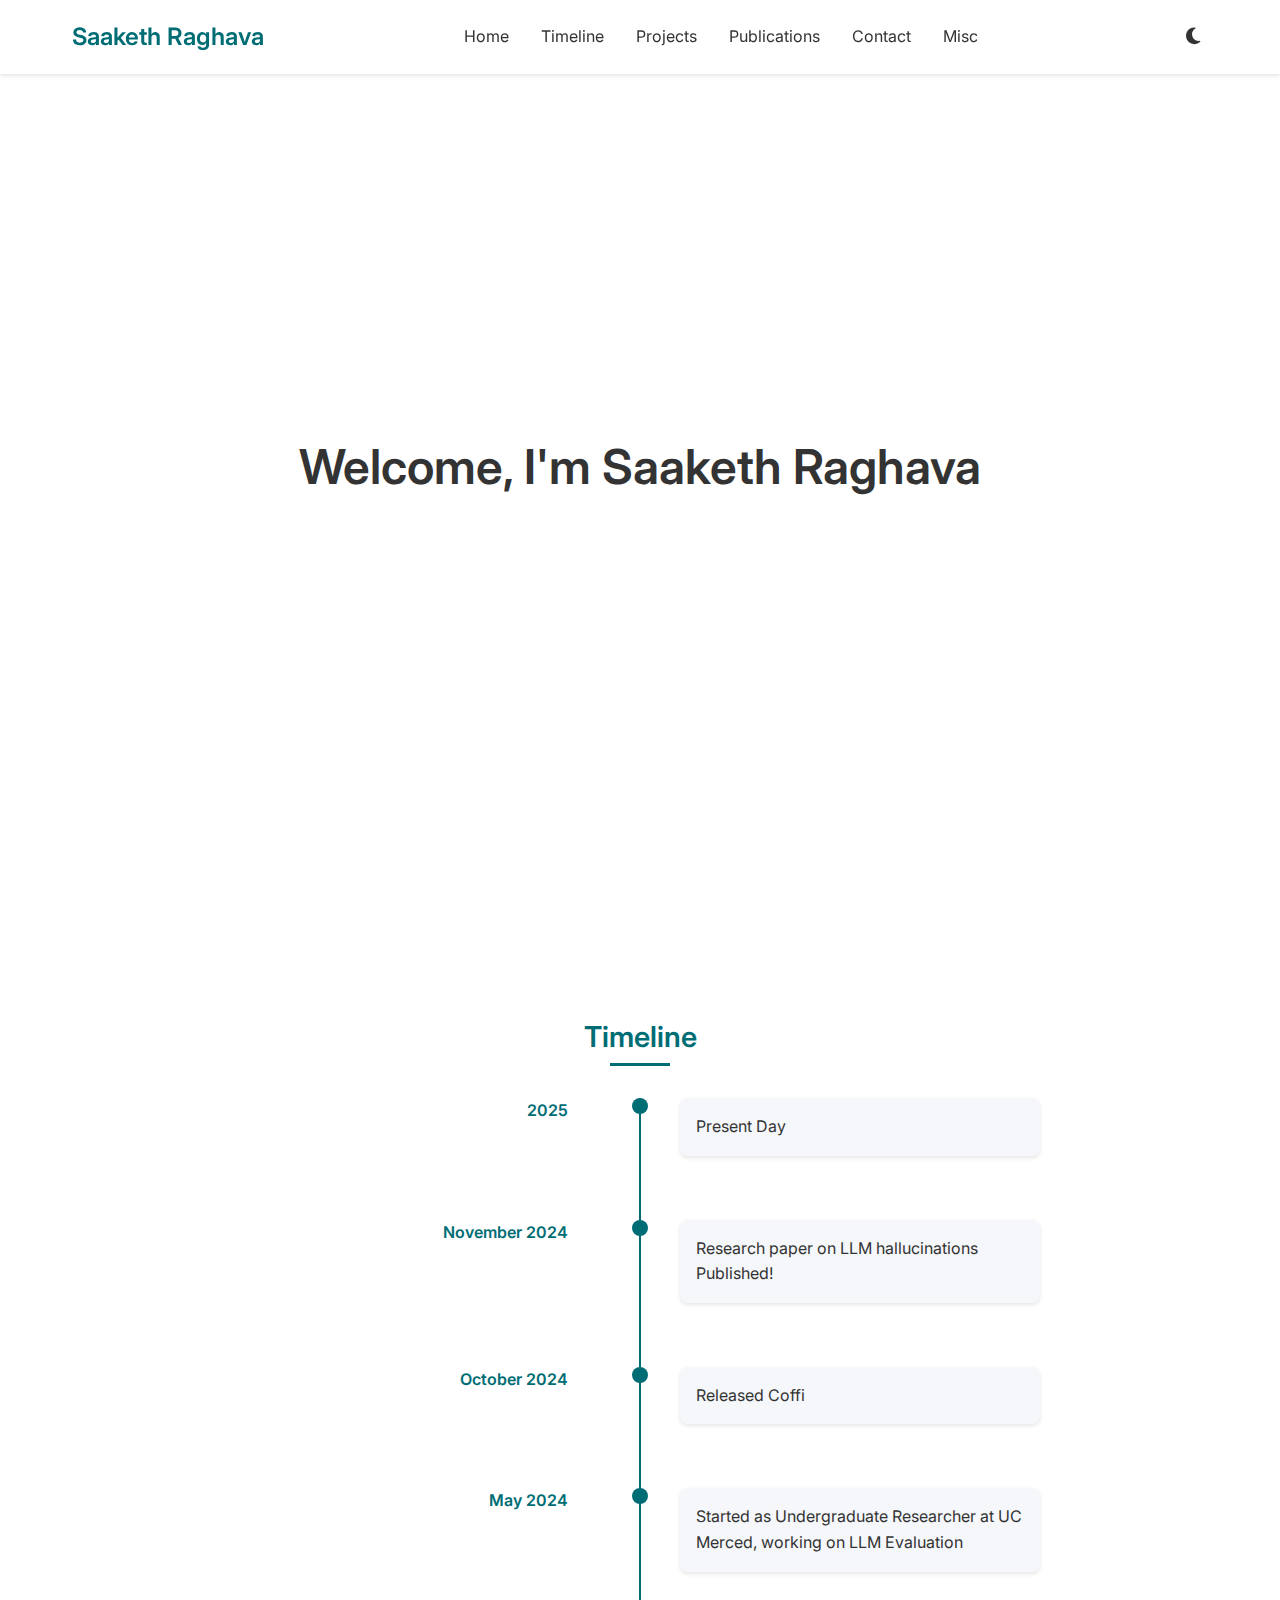
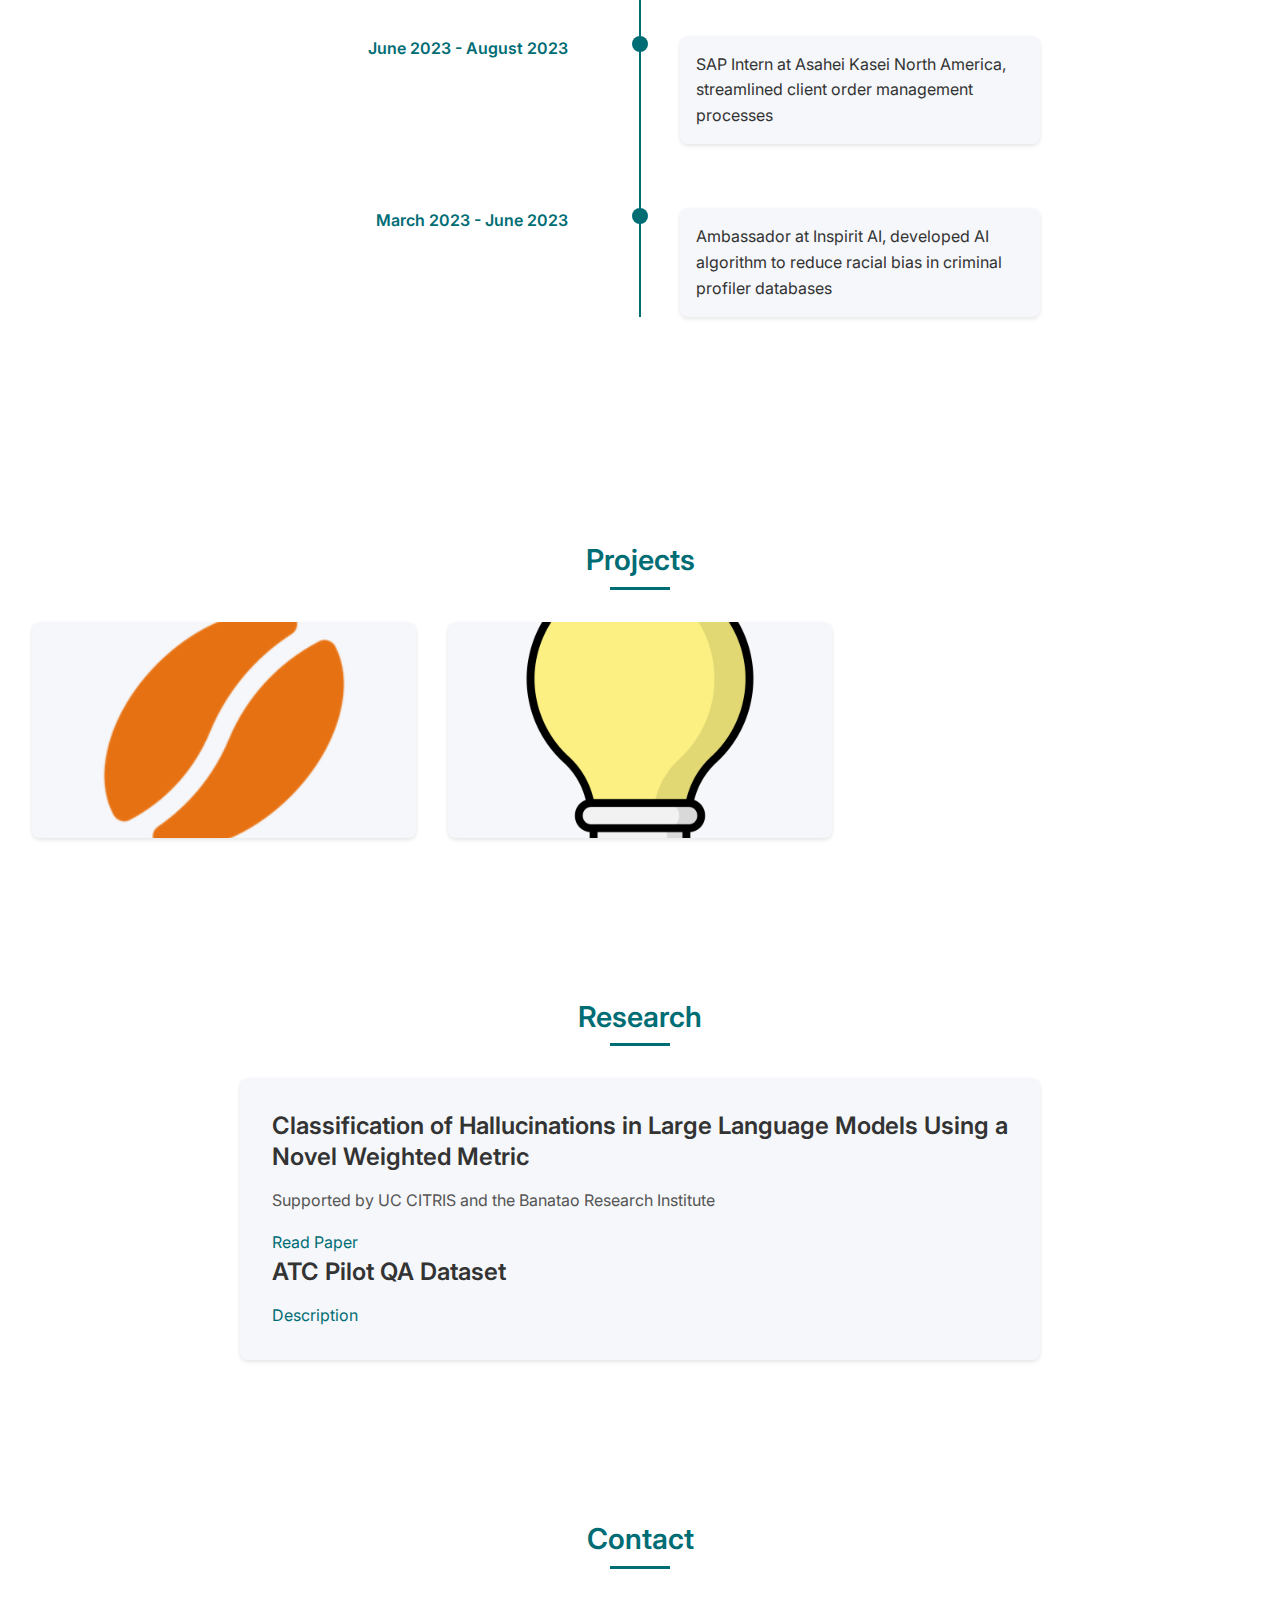
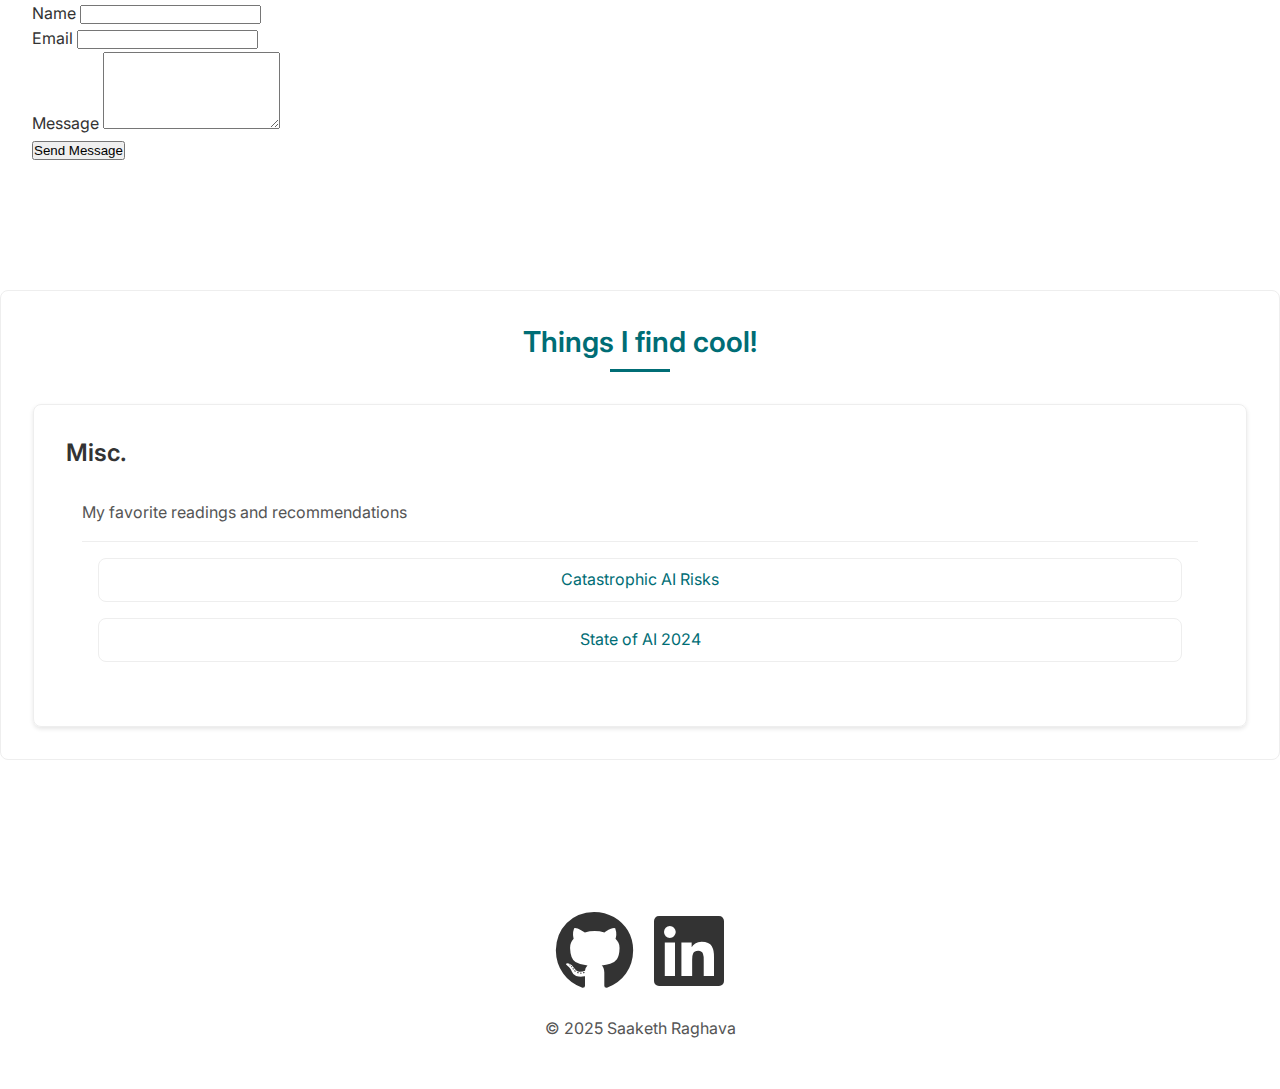
<file: index.html>
<!DOCTYPE html>
<html lang="en">
  <head>
    <meta charset="UTF-8" />
    <meta name="viewport" content="width=device-width, initial-scale=1.0" />
    <title>Saaketh Raghava</title>
    <link
      href="https://fonts.googleapis.com/css2?family=Inter:wght@400;500;600&display=swap"
      rel="stylesheet"
    />
    <link
      rel="stylesheet"
      href="https://cdnjs.cloudflare.com/ajax/libs/font-awesome/6.5.1/css/all.min.css"
    />
    <link rel="stylesheet" href="styles.css" />
  </head>
  <body>
    <header>
      <nav>
        <a href="#home" class="logo">Saaketh Raghava</a>
        <div class="nav-links">
          <a href="#home">Home</a>
          <a href="#timeline">Timeline</a>
          <a href="#projects">Projects</a>
          <a href="#publications">Publications</a>
          <a href="#contact">Contact</a>
          <a href="#misc">Misc</a>
        </div>
        <button id="dark-mode-toggle" aria-label="Toggle Dark Mode">
          <i class="fas fa-moon"></i>
        </button>
      </nav>
    </header>

    <main>
      <section id="home" class="intro">
        <div class="intro-content">
          <h1>Welcome, I'm Saaketh Raghava</h1>
          <p>
            A passionate programmer and researcher interested in Mechanistic
            Interpretability, LLM Evaluation, and creative technologies.
          </p>
        </div>
      </section>

      <section id="timeline">
        <h2>Timeline</h2>
        <div class="timeline">
          <div class="timeline-item">
            <div class="date">2025</div>
            <div class="content">Present Day</div>
          </div>
          <div class="timeline-item">
            <div class="date">November 2024</div>
            <div class="content">
              Research paper on LLM hallucinations Published!
            </div>
          </div>
          <div class="timeline-item">
            <div class="date">October 2024</div>
            <div class="content">Released Coffi</div>
          </div>
          <div class="timeline-item">
            <div class="date">May 2024</div>
            <div class="content">
              Started as Undergraduate Researcher at UC Merced, working on LLM
              Evaluation
            </div>
          </div>
          <div class="timeline-item">
            <div class="date">June 2023 - August 2023</div>
            <div class="content">
              SAP Intern at Asahei Kasei North America, streamlined client order
              management processes
            </div>
          </div>
          <div class="timeline-item">
            <div class="date">March 2023 - June 2023</div>
            <div class="content">
              Ambassador at Inspirit AI, developed AI algorithm to reduce racial
              bias in criminal profiler databases
            </div>
          </div>
        </div>
      </section>

      <section id="projects">
        <h2>Projects</h2>
        <div class="projects-grid">
          <div class="project-card">
            <div class="project-image">
              <img
                src="images/projects/Coffi.png"
                alt="Screenshot of Coffi application"
              />
              <div class="overlay">
                <h3>Coffi</h3>
                <p></p>
                <a
                  href="projects/coffi.html"
                  class="read-more"
                  target="_blank"
                  rel="noopener"
                  >California Bills summarization application</a
                >
              </div>
            </div>
          </div>
          <div class="project-card">
            <div class="project-image">
              <img
                src="images/projects/Lumina.png"
                alt="Visualization of Lumina"
              />
              <div class="overlay">
                <h3>Lumina</h3>
                <a
                  href="projects/lumina.html"
                  class="read-more"
                  target="_blank"
                  rel="noopener"
                  >Mini LLM Implementation in C++</a
                >
              </div>
            </div>
          </div>
        </div>
      </section>

      <section id="publications">
        <h2>Research</h2>
        <div class="publication-card">
          <h3>
            Classification of Hallucinations in Large Language Models Using a
            Novel Weighted Metric
          </h3>
          <p>Supported by UC CITRIS and the Banatao Research Institute</p>
          <a
            href="https://escholarship.org/uc/item/4w0620r1"
            class="read-more"
            target="_blank"
            rel="noopener"
            >Read Paper</a
          >
          <h3>
            ATC Pilot QA Dataset
          </h3>
          <a href="projects/1stpub.html" class="read-more" target="_blank" rel="noopener">Description</a>

        </div>
      </section>

      <section id="contact">
        <h2>Contact</h2>
        <form id="contact-form">
          <div class="form-group">
            <label for="name">Name</label>
            <input type="text" id="name" name="name" required />
          </div>
          <div class="form-group">
            <label for="email">Email</label>
            <input type="email" id="email" name="email" required />
          </div>
          <div class="form-group">
            <label for="message">Message</label>
            <textarea id="message" name="message" rows="5" required></textarea>
          </div>
          <button type="submit">Send Message</button>
        </form>
      </section>

      <section id="misc" class="misc-section">
        <h2>Things I find cool!</h2>
        <div class="interests-grid">
          <div class="interest-card">
            <h3>Misc.</h3>
            <div class="content">
              <p>My favorite readings and recommendations</p>
              <div class="recommendations">
                <a
                  href="https://arxiv.org/pdf/2306.12001"
                  class="read"
                  target="_blank"
                  rel="noopener"
                  >Catastrophic AI Risks</a
                >
                <a
                  href="https://www.stateof.ai/2024-report-launch"
                  class="read"
                  target="_blank"
                  rel="noopener"
                  >State of AI 2024</a
                >
              </div>
            </div>
          </div>
        </div>
      </section>
    </main>
  </body>
  <footer>
        <div class="social-icons">
            <a href="https://github.com/saaketh13" target="_blank" rel="noopener" aria-label="GitHub">
                <i class="fab fa-github"></i>
            </a>
            <a href="https://www.linkedin.com/in/saaketh-raghava" target="_blank" rel="noopener" aria-label="LinkedIn">
                <i class="fab fa-linkedin"></i>
            </a>
        </div>
        <p>&copy; 2025 Saaketh Raghava</p>
    </footer>

    <script src="script.js" defer></script>
</body>
</html>
</file>
<file: styles.css>
/* Global Variables
–––––––––––––––––––––––––––––––––––––––––––––––––– */
:root {
  --primary-color: #006d75;
  --primary-light: #4c9da3;
  --primary-dark: #00494e;
  --secondary-color: #00a3a3;
  --accent-color: #f8a100;
  --background-color: #ffffff;
  --surface-color: #f5f7fa;
  --text-color: #333333;
  --text-secondary: #555555;
  --border-color: #eee;
  --spacing-xs: 0.5rem;
  --spacing-sm: 1rem;
  --spacing-md: 2rem;
  --spacing-lg: 4rem;
  --spacing-xl: 6rem;
  --border-radius: 8px;
  --transition-speed: 0.3s;
  --box-shadow: 0 2px 4px rgba(0, 0, 0, 0.1);
  --box-shadow-hover: 0 4px 8px rgba(0, 0, 0, 0.15);
}

/* Dark Mode Variables */
[data-theme="dark"] {
  --primary-color: #66e2d7;
  --primary-light: #8ff0e7;
  --primary-dark: #4dc4bc;
  --secondary-color: #4dc4bc;
  --accent-color: #ffc04d;
  --background-color: #121212;
  --surface-color: #1e1e1e;
  --text-color: #e0e0e0;
  --text-secondary: #b0b0b0;
  --border-color: #404040;
  --box-shadow: 0 2px 4px rgba(0, 0, 0, 0.2);
  --box-shadow-hover: 0 4px 8px rgba(0, 0, 0, 0.3);
}

/* Base Styles
–––––––––––––––––––––––––––––––––––––––––––––––––– */
* {
  margin: 0;
  padding: 0;
  box-sizing: border-box;
}

body {
  font-family: "Inter", sans-serif;
  line-height: 1.6;
  color: var(--text-color);
  background: var(--background-color);
  transition: background-color var(--transition-speed) ease,
    color var(--transition-speed) ease;
}

.container {
  max-width: 1200px;
  margin: 0 auto;
  padding: 0 var(--spacing-md);
}

/* Typography
–––––––––––––––––––––––––––––––––––––––––––––––––– */
h1,
h2,
h3,
h4,
h5,
h6 {
  margin-bottom: var(--spacing-sm);
  font-weight: 600;
  line-height: 1.3;
  color: var(--text-color);
}

h1 {
  font-size: 2.5rem;
}
h2 {
  font-size: 2rem;
}
h3 {
  font-size: 1.5rem;
}
h4 {
  font-size: 1.25rem;
}

p {
  margin-bottom: var(--spacing-sm);
  color: var(--text-secondary);
}

a {
  color: var(--primary-color);
  text-decoration: none;
  transition: color var(--transition-speed) ease;
}

a:hover,
a:focus {
  color: var(--primary-light);
}

/* Focus styles for accessibility */
a:focus,
button:focus,
input:focus,
textarea:focus {
  outline: 2px solid var(--primary-color);
  outline-offset: 2px;
}

/* Layout & Sections
–––––––––––––––––––––––––––––––––––––––––––––––––– */
section {
  margin: var(--spacing-xl) 0;
  padding: var(--spacing-md);
  animation: fadeIn 0.8s ease-out forwards;
}

section h2 {
  text-align: center;
  font-size: 1.8rem;
  font-weight: 600;
  margin-bottom: var(--spacing-md);
  color: var(--primary-color);
  position: relative;
}

section h2::after {
  content: "";
  display: block;
  width: 60px;
  height: 3px;
  background-color: var(--primary-color);
  margin: var(--spacing-xs) auto 0;
}

/* Header & Navigation
–––––––––––––––––––––––––––––––––––––––––––––––––– */
header {
  background-color: var(--background-color);
  box-shadow: var(--box-shadow);
  position: sticky;
  top: 0;
  z-index: 1000;
  transition: background-color var(--transition-speed) ease;
}

nav {
  display: flex;
  justify-content: space-between;
  align-items: center;
  padding: var(--spacing-sm) var(--spacing-md);
  max-width: 1200px;
  margin: 0 auto;
}

.logo {
  font-size: 1.5rem;
  font-weight: 600;
  color: var(--primary-color);
  z-index: 1001;
  position: relative;
}

.logo::after {
  content: "";
  position: absolute;
  bottom: -2px;
  left: 0;
  width: 0;
  height: 2px;
  background-color: var(--primary-color);
  transition: width var(--transition-speed) ease;
}

.logo:hover::after {
  width: 100%;
}

.nav-links {
  display: flex;
  gap: var(--spacing-md);
}

.nav-links a {
  font-size: 1rem;
  color: var(--text-color);
  position: relative;
  padding: var(--spacing-xs) 0;
}

.nav-links a::after {
  content: "";
  position: absolute;
  bottom: 0;
  left: 0;
  width: 0;
  height: 2px;
  background-color: var(--primary-color);
  transition: width var(--transition-speed) ease;
}

.nav-links a:hover::after,
.nav-links a:focus::after {
  width: 100%;
}

/* Dark Mode & Mobile Menu Controls
–––––––––––––––––––––––––––––––––––––––––––––––––– */
#dark-mode-toggle,
#mobile-menu-toggle {
  background: none;
  border: none;
  cursor: pointer;
  font-size: 1.2rem;
  color: var(--text-color);
  transition: color var(--transition-speed) ease;
  padding: var(--spacing-xs);
}

#dark-mode-toggle:hover,
#mobile-menu-toggle:hover {
  color: var(--primary-color);
}

#mobile-menu-toggle {
  display: none;
  flex-direction: column;
  justify-content: space-around;
  width: 30px;
  height: 25px;
  background: transparent;
  border: none;
  cursor: pointer;
  padding: 0;
  z-index: 1001;
}

.bar {
  width: 30px;
  height: 3px;
  background-color: var(--text-color);
  transition: all var(--transition-speed) ease;
}

/* Intro Section
–––––––––––––––––––––––––––––––––––––––––––––––––– */
.intro {
  text-align: center;
  padding: var(--spacing-xl) 0;
  min-height: 80vh;
  display: flex;
  flex-direction: column;
  justify-content: center;
}

.intro h1 {
  font-size: 3rem;
  margin-bottom: var(--spacing-md);
  animation: fadeInUp 0.8s forwards;
}

@keyframes fadeInUp {
  from {
    opacity: 0;
    transform: translateY(20px);
  }
  to {
    opacity: 1;
    transform: translateY(0);
  }
}

.intro p {
  font-size: 1.2rem;
  max-width: 600px;
  margin: 0 auto var(--spacing-md);
  animation: fadeInUp 1s 0.2s forwards;
  opacity: 0;
  color: var(--text-secondary);
}

.cta-buttons {
  margin-top: var(--spacing-md);
  display: flex;
  justify-content: center;
  gap: var(--spacing-md);
  animation: fadeInUp 1.2s 0.4s forwards;
  opacity: 0;
}

.cta-primary,
.cta-secondary {
  padding: var(--spacing-xs) var(--spacing-md);
  border-radius: var(--border-radius);
  font-weight: 500;
  transition: all var(--transition-speed) ease;
}

.cta-primary {
  background-color: var(--primary-color);
  color: white;
}

.cta-primary:hover {
  background-color: var(--primary-dark);
  transform: translateY(-2px);
}

.cta-secondary {
  border: 2px solid var(--primary-color);
  color: var(--primary-color);
}

.cta-secondary:hover {
  background-color: var(--primary-color);
  color: white;
  transform: translateY(-2px);
}

/* About Section
–––––––––––––––––––––––––––––––––––––––––––––––––– */
.about-container {
  display: grid;
  grid-template-columns: 1fr 1fr;
  gap: var(--spacing-md);
  max-width: 1000px;
  margin: 0 auto;
}

.about-text p {
  margin-bottom: var(--spacing-sm);
}

.skills-container h3 {
  margin-bottom: var(--spacing-sm);
}

.skills-grid {
  display: grid;
  grid-template-columns: 1fr 1fr;
  gap: var(--spacing-sm);
}

.skill-category h4 {
  margin-bottom: var(--spacing-xs);
  color: var(--primary-color);
}

.skill-list {
  list-style: none;
}

.skill-list li {
  margin-bottom: var(--spacing-xs);
  position: relative;
  padding-left: var(--spacing-sm);
}

.skill-list li::before {
  content: "•";
  color: var(--primary-color);
  position: absolute;
  left: 0;
}

/* Timeline Section
–––––––––––––––––––––––––––––––––––––––––––––––––– */
.timeline {
  position: relative;
  max-width: 800px;
  margin: 0 auto;
}

.timeline::before {
  content: "";
  position: absolute;
  top: 0;
  left: 50%;
  width: 2px;
  height: 100%;
  background: var(--primary-color);
  transform: translateX(-50%);
}

.timeline-item {
  margin-bottom: var(--spacing-lg);
  position: relative;
}

.timeline-item::after {
  content: "";
  position: absolute;
  top: 0;
  left: 50%;
  width: 16px;
  height: 16px;
  background: var(--primary-color);
  border-radius: 50%;
  transform: translateX(-50%);
  transition: background-color var(--transition-speed) ease,
    transform var(--transition-speed) ease;
}

.timeline-item:hover::after {
  background: var(--accent-color);
  transform: translateX(-50%) scale(1.2);
}

.timeline-item .date {
  position: absolute;
  top: 0;
  left: 0;
  width: 45%;
  text-align: right;
  padding-right: var(--spacing-md);
  font-weight: 600;
  color: var(--primary-color);
}

.timeline-item .content {
  margin-left: 55%;
  padding-left: var(--spacing-md);
  background: var(--surface-color);
  border-radius: var(--border-radius);
  box-shadow: var(--box-shadow);
  padding: var(--spacing-sm);
  transition: transform var(--transition-speed) ease,
    box-shadow var(--transition-speed) ease;
}

.timeline-item:hover .content {
  transform: translateY(-3px);
  box-shadow: var(--box-shadow-hover);
}

/* Projects Section
–––––––––––––––––––––––––––––––––––––––––––––––––– */
.projects-grid {
  display: grid;
  grid-template-columns: repeat(auto-fill, minmax(300px, 1fr));
  gap: var(--spacing-md);
  margin-top: var(--spacing-md);
}

.project-card {
  border-radius: var(--border-radius);
  overflow: hidden;
  box-shadow: var(--box-shadow);
  transition: transform var(--transition-speed) ease,
    box-shadow var(--transition-speed) ease;
  background-color: var(--surface-color);
}

.project-card:hover {
  transform: translateY(-5px);
  box-shadow: var(--box-shadow-hover);
}

.project-image {
  position: relative;
  width: 100%;
  padding-top: 56.25%; /* 16:9 aspect ratio */
}

.project-image img {
  position: absolute;
  top: 0;
  left: 0;
  width: 100%;
  height: 100%;
  object-fit: cover;
  transition: transform var(--transition-speed) ease;
}

.project-card:hover .project-image img {
  transform: scale(1.05);
}

.overlay {
  position: absolute;
  top: 0;
  left: 0;
  width: 100%;
  height: 100%;
  background: rgba(0, 109, 117, 0.9);
  display: flex;
  flex-direction: column;
  justify-content: center;
  align-items: center;
  opacity: 0;
  transition: opacity var(--transition-speed) ease;
}

.project-card:hover .overlay {
  opacity: 1;
}

.overlay h3 {
  color: white;
  margin-bottom: var(--spacing-xs);
}

.overlay p {
  color: white;
  text-align: center;
  padding: 0 var(--spacing-sm);
  margin-bottom: var(--spacing-sm);
}

.project-links {
  display: flex;
  gap: var(--spacing-sm);
}

.project-link {
  padding: var(--spacing-xs) var(--spacing-sm);
  background-color: white;
  color: var(--primary-dark);
  border-radius: var(--border-radius);
  font-weight: 500;
  transition: all var(--transition-speed) ease;
}

.project-link:hover {
  background-color: var(--accent-color);
  color: white;
}

.project-details {
  padding: var(--spacing-sm);
}

.tech-stack {
  display: flex;
  flex-wrap: wrap;
  gap: var(--spacing-xs);
  margin-top: var(--spacing-xs);
}

.tech-tag {
  padding: 3px 8px;
  background-color: var(--primary-light);
  color: white;
  border-radius: 4px;
  font-size: 0.8rem;
}

/* Publications Section
–––––––––––––––––––––––––––––––––––––––––––––––––– */
.publication-card {
  background: var(--surface-color);
  border-radius: var(--border-radius);
  padding: var(--spacing-md);
  box-shadow: var(--box-shadow);
  transition: transform var(--transition-speed) ease,
    box-shadow var(--transition-speed) ease;
  max-width: 800px;
  margin: 0 auto;
}

.publication-card:hover {
  transform: translateY(-3px);
  box-shadow: var(--box-shadow-hover);
}

.publication-abstract {
  margin: var(--spacing-sm) 0;
}

.publication-meta {
  display: flex;
  justify-content: space-between;
  margin-bottom: var(--spacing-sm);
  color: var(--text-secondary);
  font-size: 0.8rem;
}

.misc-section {
  border: 1px solid var(--border-color); /* Add a border to the whole section */
  border-radius: var(--border-radius);
  padding: var(--spacing-md);
}

.interests-grid {
  display: grid;
  grid-template-columns: 1fr; /* Adjust as needed */
  gap: var(--spacing-md);
}

.interest-card {
  /* You might want to remove the redundant border from here */
  border: 1px solid var(--border-color);
  border-radius: var(--border-radius);
  padding: var(--spacing-md);
  box-shadow: var(--box-shadow);
  transition: transform var(--transition-speed) ease,
    box-shadow var(--transition-speed) ease;
}

.interest-card:hover {
  transform: translateY(-3px);
  box-shadow: var(--box-shadow-hover);
}

.interest-card h3 {
  margin-bottom: var(--spacing-sm);
}

.interest-card .content {
  padding: var(--spacing-sm);
}

.interest-card .content p {
  margin-bottom: var(--spacing-sm);
}

.recommendations {
  display: flex;
  flex-direction: column; /* Stack the links vertically */
  gap: var(--spacing-sm);
  padding: var(--spacing-sm);
  border-top: 1px solid var(--border-color); /* Add a border above the links */
  margin-top: var(--spacing-sm);
}

.read {
  display: block; /* Make the links block-level */
  padding: var(--spacing-xs) var(--spacing-sm);
  border: 1px solid var(--border-color); /* Add a border to each link */
  border-radius: var(--border-radius);
  text-align: center;
  transition: background-color var(--transition-speed) ease,
    color var(--transition-speed) ease;
}

.read:hover {
  background-color: var(--primary-color);
  color: white;
}

footer {
  text-align: center; /* Center the entire footer content */
  padding: var(--spacing-md) 0;
}

social-icons {
  margin-bottom: 1rem;
}

.social-icons a {
  font-size: 5rem;
  margin: 0 0.5rem;
  color: var(--text-color);
  transition: color 0.3s ease;
  justify-content: center;
  margin: var(--spacing-sm) 0;
}

.social-icons a:hover {
  color: var(--primary-color);
}
</file>
